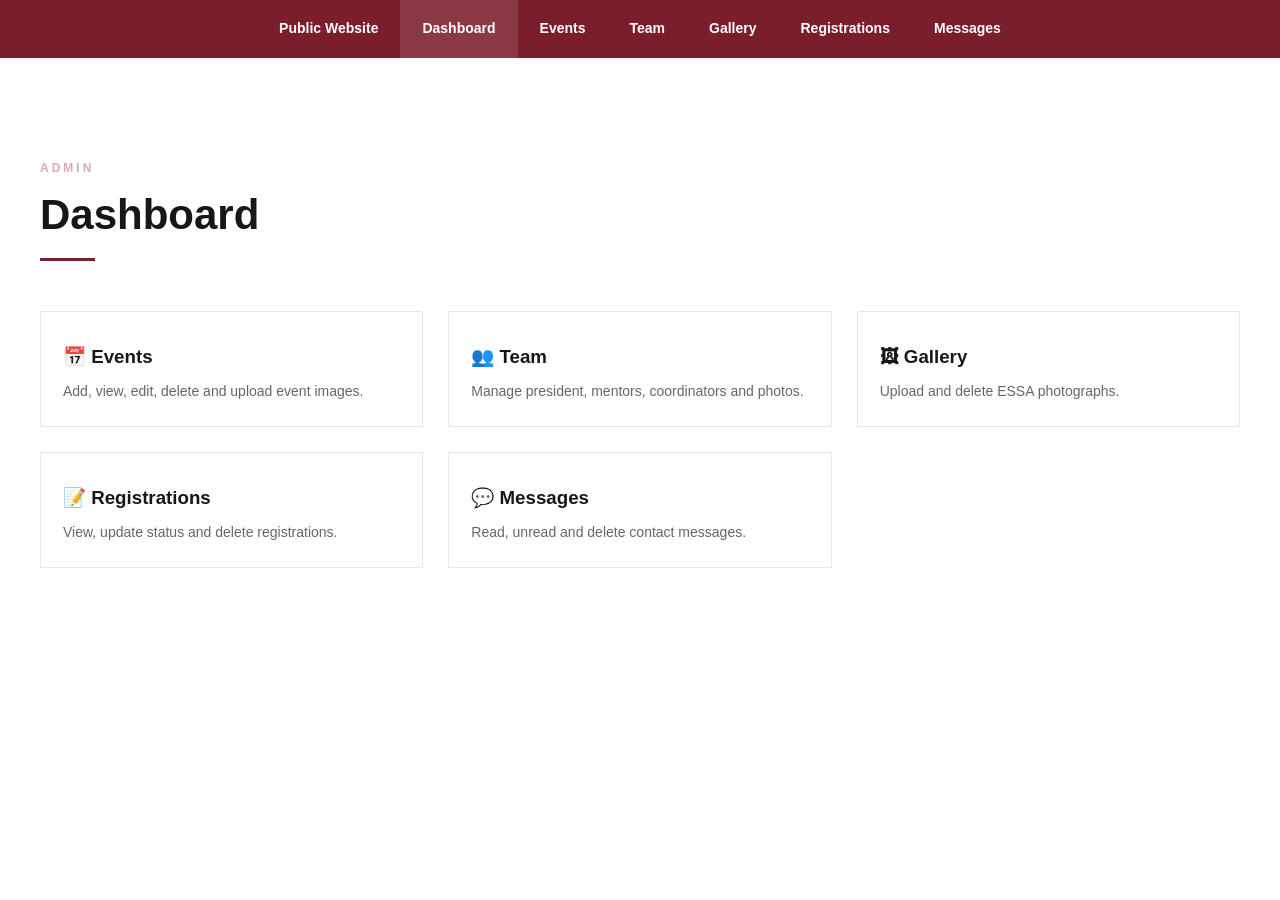
<file: admin/dashboard.html>
<!DOCTYPE html><html><head><meta charset="UTF-8"><meta name="viewport" content="width=device-width,initial-scale=1"><title>ESSA Admin Dashboard</title><link rel="stylesheet" href="../css/style.css"></head><body><nav class="navbar"><div class="nav-container"><a href="../index.html">Public Website</a><a href="dashboard.html" class="active">Dashboard</a><a href="events.html">Events</a><a href="team.html">Team</a><a href="gallery.html">Gallery</a><a href="registrations.html">Registrations</a><a href="messages.html">Messages</a></div></nav><section class="section"><div class="section-container"><div class="section-heading"><span>ADMIN</span><h2>Dashboard</h2><div class="heading-line"></div></div><div class="events-grid">
<a class="event-card" href="events.html"><div class="event-info"><h3>📅 Events</h3><p>Add, view, edit, delete and upload event images.</p></div></a>
<a class="event-card" href="team.html"><div class="event-info"><h3>👥 Team</h3><p>Manage president, mentors, coordinators and photos.</p></div></a>
<a class="event-card" href="gallery.html"><div class="event-info"><h3>🖼 Gallery</h3><p>Upload and delete ESSA photographs.</p></div></a>
<a class="event-card" href="registrations.html"><div class="event-info"><h3>📝 Registrations</h3><p>View, update status and delete registrations.</p></div></a>
<a class="event-card" href="messages.html"><div class="event-info"><h3>💬 Messages</h3><p>Read, unread and delete contact messages.</p></div></a>
</div></div></section></body></html>
</file>
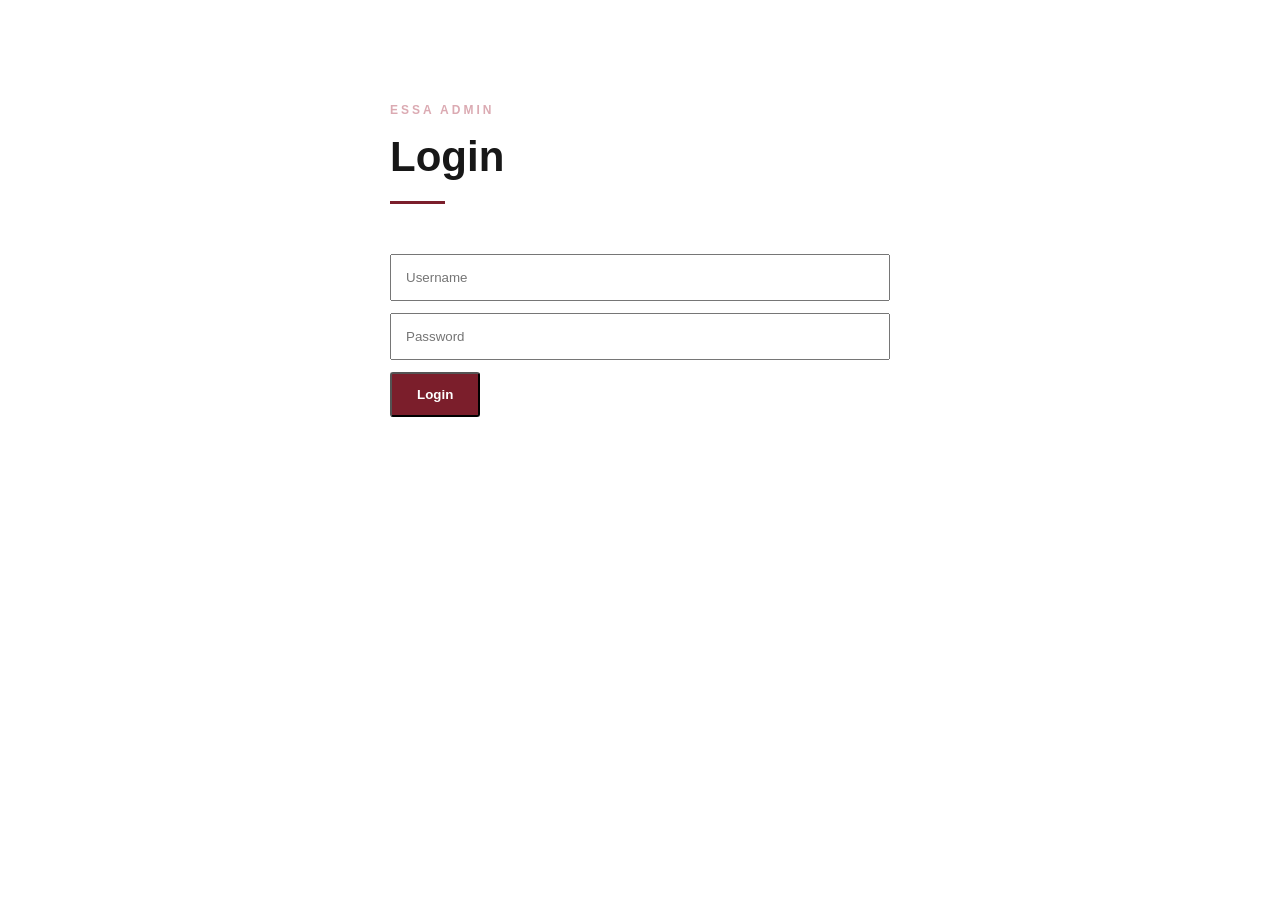
<file: admin/events.html>
<!DOCTYPE html><html><head><meta charset="UTF-8"><meta name="viewport" content="width=device-width,initial-scale=1"><title>ESSA Admin Events</title><link rel="stylesheet" href="../css/style.css"></head><body><nav class="navbar"><div class="nav-container"><a href="dashboard.html">Dashboard</a><a class="active" href="events.html">Events</a><a href="team.html">Team</a><a href="gallery.html">Gallery</a><a href="registrations.html">Registrations</a><a href="messages.html">Messages</a></div></nav><section class="section"><div class="section-container"><h2>Events Management</h2><form id="f" style="margin:25px 0"><input id="title" placeholder="Event title" required><input id="description" placeholder="Description"><input id="date" type="datetime-local"><input id="location" placeholder="Location"><button class="btn btn-primary">Add Event</button></form><div id="list"></div></div></section><script src="admin.js"></script></body></html>
</file>
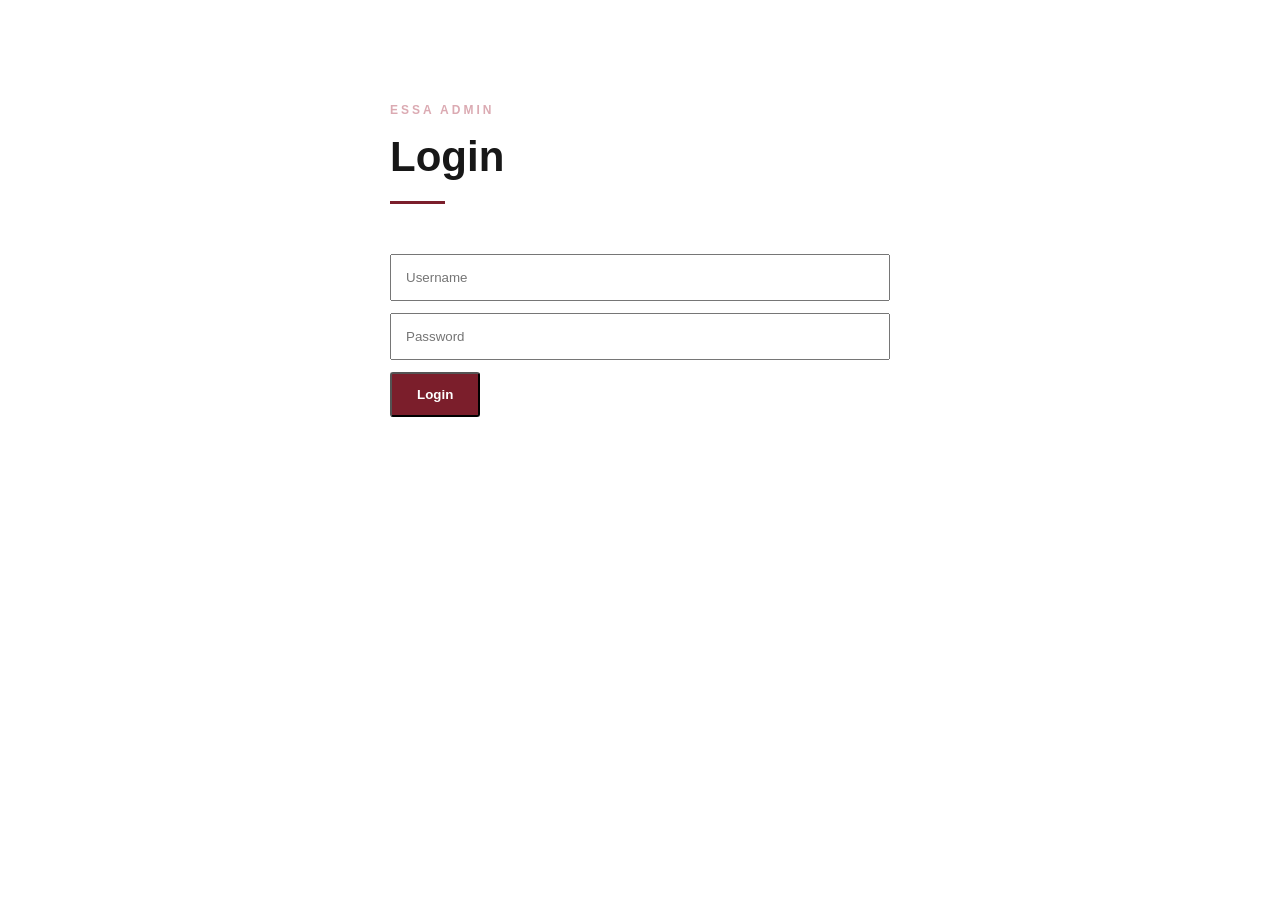
<file: admin/gallery.html>
<!DOCTYPE html><html><head><meta charset="UTF-8"><meta name="viewport" content="width=device-width,initial-scale=1"><title>Gallery Management</title><link rel="stylesheet" href="../css/style.css"></head><body><nav class="navbar"><div class="nav-container"><a href="dashboard.html">Dashboard</a><a href="events.html">Events</a><a href="team.html">Team</a><a href="gallery.html">Gallery</a><a href="registrations.html">Registrations</a><a href="messages.html">Messages</a></div></nav><section class="section"><div class="section-container"><div class="section-heading"><span>ESSA ADMIN</span><h2>Gallery Management</h2><div class="heading-line"></div></div><div id="content">Loading...</div></div></section><script>const t=localStorage.getItem("essa_token");if(!t)location.href="login.html";fetch("https://essa-hwxl.onrender.com/api/gallery/",{headers:{Authorization:"Bearer "+t}}).then(r=>r.json()).then(d=>content.innerHTML="<pre>"+JSON.stringify(d,null,2)+"</pre>").catch(()=>content.textContent="Start the backend first.");</script></body></html>
<!DOCTYPE html>
<html lang="en">

<head>

  <meta charset="UTF-8">

  <meta
    name="viewport"
    content="width=device-width, initial-scale=1.0"
  >

  <title>ESSA - Gallery Management</title>

  <link rel="stylesheet" href="../css/style.css">

  <style>

    .admin-box {
      background: white;
      border: 1px solid #ddd;
      padding: 25px;
      margin-bottom: 30px;
      border-radius: 8px;
    }

    .admin-box h3 {
      margin-top: 0;
      color: #841d2d;
    }

    .gallery-form {
      display: grid;
      gap: 15px;
    }

    .gallery-form input,
    .gallery-form textarea {
      width: 100%;
      padding: 12px;
      border: 1px solid #ccc;
      border-radius: 5px;
      box-sizing: border-box;
    }

    .gallery-form textarea {
      min-height: 100px;
    }

    .btn {
      background: #841d2d;
      color: white;
      border: none;
      padding: 12px 20px;
      cursor: pointer;
      border-radius: 5px;
    }

    .btn:hover {
      background: #681624;
    }

    .delete-btn {
      background: #b00020;
      margin-top: 10px;
    }

    .gallery-grid {
      display: grid;
      grid-template-columns:
        repeat(auto-fill, minmax(250px, 1fr));
      gap: 20px;
    }

    .gallery-card {
      border: 1px solid #ddd;
      border-radius: 8px;
      overflow: hidden;
      background: white;
    }

    .gallery-card img {
      width: 100%;
      height: 220px;
      object-fit: cover;
      display: block;
    }

    .gallery-info {
      padding: 15px;
    }

    .gallery-info h3 {
      margin-top: 0;
    }

  </style>

</head>

<body>

<nav class="navbar">

  <div class="nav-container">

    <a href="dashboard.html">Dashboard</a>

    <a href="events.html">Events</a>

    <a href="team.html">Team</a>

    <a href="gallery.html">Gallery</a>

    <a href="registrations.html">Registrations</a>

    <a href="messages.html">Messages</a>

  </div>

</nav>


<section class="section">

  <div class="section-container">

    <div class="section-heading">

      <span>ESSA ADMIN</span>

      <h2>Gallery Management</h2>

      <div class="heading-line"></div>

    </div>


    <div class="admin-box">

      <h3>Upload New Photo</h3>

      <form
        id="galleryForm"
        class="gallery-form"
      >

        <input
          id="title"
          type="text"
          placeholder="Photo title"
        >

        <textarea
          id="description"
          placeholder="Photo description"
        ></textarea>

        <input
          id="image"
          type="file"
          accept="image/*"
          required
        >

        <button
          class="btn"
          type="submit"
        >
          Upload Photo
        </button>

      </form>

    </div>


    <h3>Current Gallery</h3>

    <div
      id="galleryList"
      class="gallery-grid"
    >
      Loading...
    </div>

  </div>

</section>


<script>

const API = "https://essa-tpgb.onrender.com";

const token =
  localStorage.getItem("essa_token");

if (!token) {

  window.location.href =
    "login.html";

}


async function loadGallery() {

  const list =
    document.getElementById("galleryList");

  try {

    const response =
      await fetch(API + "/api/gallery/");

    if (!response.ok) {
      throw new Error("Gallery loading failed");
    }

    const images =
      await response.json();

    if (!images.length) {

      list.innerHTML =
        "<p>No gallery photos yet.</p>";

      return;
    }


    list.innerHTML =
      images.map(item => {

        const imageUrl =
          item.image.startsWith("http")
            ? item.image
            : API + item.image;

        return `

          <div class="gallery-card">

            <img
              src="${imageUrl}"
              alt="${item.title || "ESSA Photo"}"
            >

            <div class="gallery-info">

              <h3>
                ${item.title || "ESSA Photo"}
              </h3>

              <p>
                ${item.description || ""}
              </p>

              <button
                class="btn delete-btn"
                onclick="deleteImage(${item.id})"
              >
                Delete Photo
              </button>

            </div>

          </div>

        `;

      }).join("");


  } catch (error) {

    console.error(error);

    list.innerHTML =
      "<p style='color:red'>Could not connect to the ESSA backend.</p>";

  }

}


document
  .getElementById("galleryForm")
  .addEventListener("submit", async function(event) {

    event.preventDefault();

    const file =
      document.getElementById("image").files[0];

    if (!file) {

      alert("Please select an image.");

      return;
    }


    const formData =
      new FormData();

    formData.append(
      "title",
      document.getElementById("title").value
    );

    formData.append(
      "description",
      document.getElementById("description").value
    );

    formData.append(
      "file",
      file
    );


    try {

      const response =
        await fetch(
          API + "/api/gallery/",
          {
            method: "POST",

            headers: {
              "Authorization":
                "Bearer " + token
            },

            body: formData
          }
        );


      if (!response.ok) {

        const error =
          await response.text();

        alert(
          "Upload failed:\n" + error
        );

        return;
      }


      alert(
        "Photo uploaded successfully!"
      );

      document
        .getElementById("galleryForm")
        .reset();

      loadGallery();


    } catch (error) {

      console.error(error);

      alert(
        "Backend connection error."
      );

    }

  });


async function deleteImage(id) {

  if (
    !confirm(
      "Delete this gallery photo?"
    )
  ) {
    return;
  }


  try {

    const response =
      await fetch(
        API + "/api/gallery/" + id,
        {
          method: "DELETE",

          headers: {
            "Authorization":
              "Bearer " + token
          }
        }
      );


    if (!response.ok) {

      alert("Delete failed.");

      return;
    }


    loadGallery();


  } catch (error) {

    alert(
      "Backend connection error."
    );

  }

}


loadGallery();

</script>

</body>

</html>
</file>
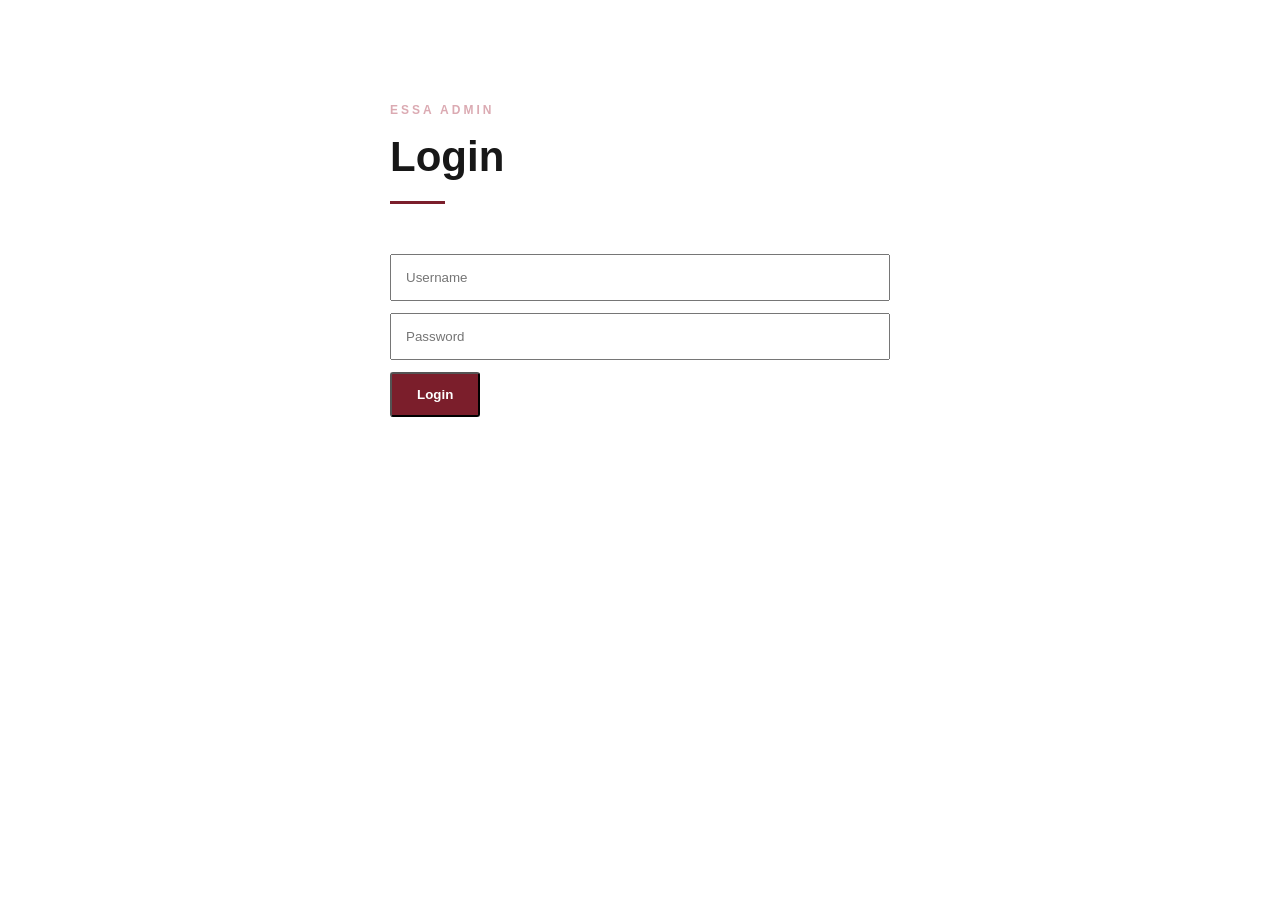
<file: admin/login.html>
<!DOCTYPE html><html><head><meta charset="UTF-8"><meta name="viewport" content="width=device-width,initial-scale=1"><title>ESSA Admin Login</title><link rel="stylesheet" href="../css/style.css"></head><body><section class="section"><div class="section-container" style="max-width:500px"><div class="section-heading"><span>ESSA ADMIN</span><h2>Login</h2><div class="heading-line"></div></div><form id="loginForm"><input id="username" placeholder="Username" required style="width:100%;padding:14px;margin-bottom:12px"><input id="password" type="password" placeholder="Password" required style="width:100%;padding:14px;margin-bottom:12px"><button class="btn btn-primary">Login</button></form><p id="msg" style="margin-top:15px"></p></div></section><script>
document.getElementById("loginForm").onsubmit=async e=>{e.preventDefault();let r=await fetch("https://essa-hwxl.onrender.com/api/auth/login",{method:"POST",headers:{"Content-Type":"application/json"},body:JSON.stringify({username:username.value,password:password.value})});let d=await r.json();if(r.ok){localStorage.setItem("essa_token",d.access_token);location.href="dashboard.html"}else msg.textContent=d.detail||"Login failed"};
</script></body></html>
</file>
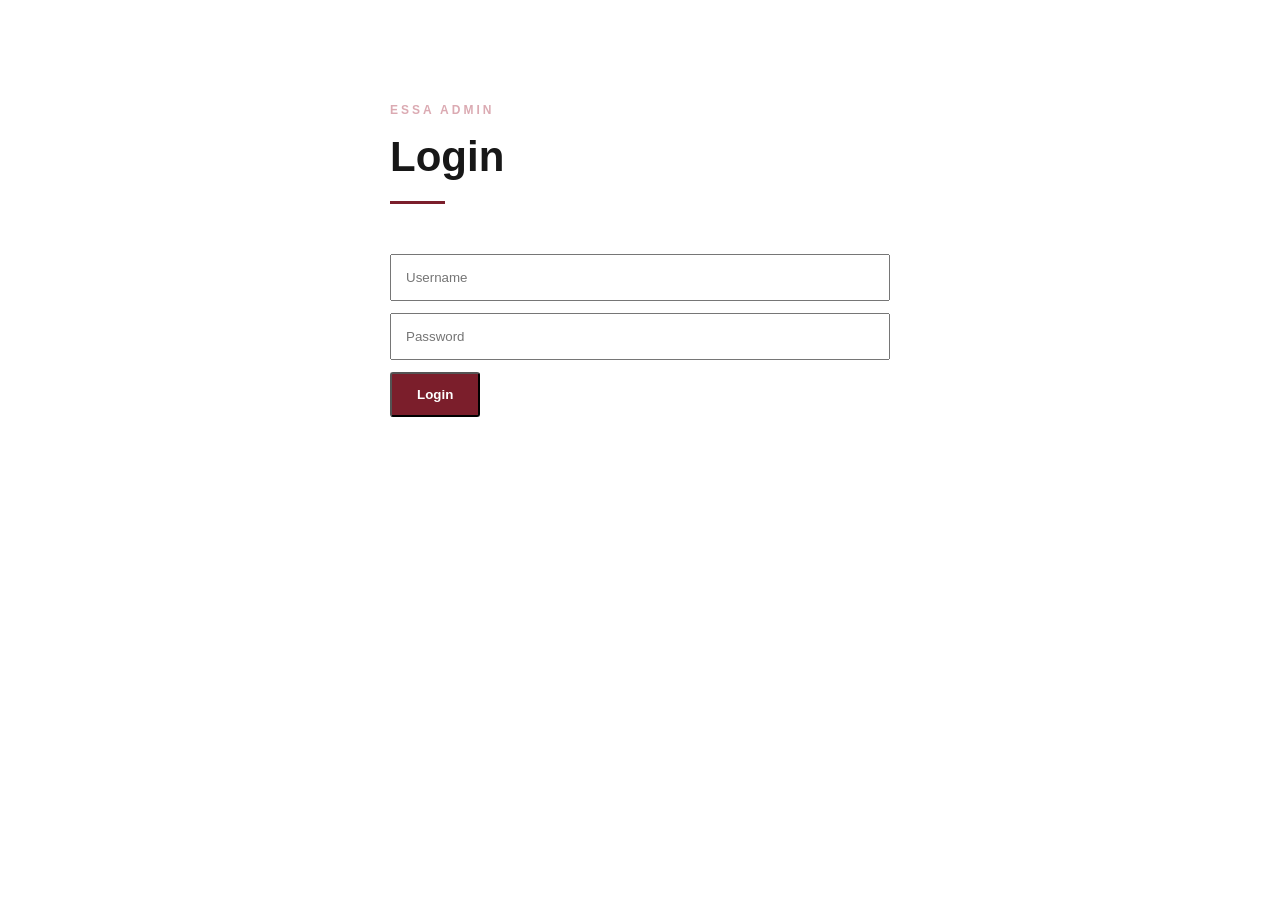
<file: admin/team.html>
<!DOCTYPE html><html><head><meta charset="UTF-8"><meta name="viewport" content="width=device-width,initial-scale=1"><title>Team Management</title><link rel="stylesheet" href="../css/style.css"></head><body><nav class="navbar"><div class="nav-container"><a href="dashboard.html">Dashboard</a><a href="events.html">Events</a><a href="team.html">Team</a><a href="gallery.html">Gallery</a><a href="registrations.html">Registrations</a><a href="messages.html">Messages</a></div></nav><section class="section"><div class="section-container"><div class="section-heading"><span>ESSA ADMIN</span><h2>Team Management</h2><div class="heading-line"></div></div><div id="content">Loading...</div></div></section><script>const t=localStorage.getItem("essa_token");if(!t)location.href="login.html";fetch("https://essa-hwxl.onrender.com/api/team/",{headers:{Authorization:"Bearer "+t}}).then(r=>r.json()).then(d=>content.innerHTML="<pre>"+JSON.stringify(d,null,2)+"</pre>").catch(()=>content.textContent="Start the backend first.");</script></body></html>
<!DOCTYPE html>
<html lang="en">
<head>
  <meta charset="UTF-8">
  <meta name="viewport" content="width=device-width, initial-scale=1.0">
  <title>ESSA - Team Management</title>

  <link rel="stylesheet" href="../css/style.css">

  <style>
    .admin-box {
      background: #fff;
      border: 1px solid #ddd;
      padding: 25px;
      margin-bottom: 30px;
      border-radius: 8px;
    }

    .admin-box h3 {
      margin-top: 0;
      color: #841d2d;
    }

    .team-form {
      display: grid;
      grid-template-columns: repeat(2, 1fr);
      gap: 15px;
    }

    .team-form input,
    .team-form textarea {
      width: 100%;
      padding: 12px;
      border: 1px solid #ccc;
      border-radius: 5px;
      box-sizing: border-box;
    }

    .team-form textarea {
      min-height: 100px;
    }

    .full {
      grid-column: 1 / -1;
    }

    .btn {
      background: #841d2d;
      color: white;
      border: none;
      padding: 12px 20px;
      cursor: pointer;
      border-radius: 5px;
    }

    .btn:hover {
      background: #681624;
    }

    .btn-delete {
      background: #b00020;
    }

    .btn-edit {
      background: #444;
      margin-right: 8px;
    }

    .team-card {
      border: 1px solid #ddd;
      padding: 20px;
      margin-bottom: 15px;
      border-radius: 8px;
      display: flex;
      gap: 20px;
      align-items: center;
    }

    .team-card img {
      width: 110px;
      height: 110px;
      object-fit: cover;
      border-radius: 50%;
      border: 2px solid #841d2d;
    }

    .team-info {
      flex: 1;
    }

    @media(max-width:700px) {
      .team-form {
        grid-template-columns: 1fr;
      }

      .team-card {
        flex-direction: column;
        text-align: center;
      }
    }
  </style>
</head>

<body>

<nav class="navbar">
  <div class="nav-container">
    <a href="dashboard.html">Dashboard</a>
    <a href="events.html">Events</a>
    <a href="team.html">Team</a>
    <a href="gallery.html">Gallery</a>
    <a href="registrations.html">Registrations</a>
    <a href="messages.html">Messages</a>
  </div>
</nav>

<section class="section">
  <div class="section-container">

    <div class="section-heading">
      <span>ESSA ADMIN</span>
      <h2>Team Management</h2>
      <div class="heading-line"></div>
    </div>

    <div class="admin-box">

      <h3 id="formTitle">Add Team Member</h3>

      <form id="teamForm">

        <input type="hidden" id="memberId">

        <input
          id="name"
          type="text"
          placeholder="Name"
          required
        >

        <input
          id="role"
          type="text"
          placeholder="Role / Position"
          required
        >

        <input
          id="department"
          type="text"
          placeholder="Department"
        >

        <input
          id="phone"
          type="text"
          placeholder="Phone"
        >

        <input
          id="email"
          type="email"
          placeholder="Email"
        >

        <input
          id="display_order"
          type="number"
          placeholder="Display Order"
          value="0"
        >

        <textarea
          id="bio"
          class="full"
          placeholder="Short bio"
        ></textarea>

        <div class="full">
          <label><b>Photo</b></label>
          <input
            id="photo"
            type="file"
            accept="image/*"
          >
        </div>

        <div class="full">
          <button class="btn" type="submit">
            Save Team Member
          </button>

          <button
            class="btn"
            type="button"
            onclick="resetForm()"
          >
            Cancel
          </button>
        </div>

      </form>

    </div>

    <h3>Current Team Members</h3>

    <div id="teamList">
      Loading...
    </div>

  </div>
</section>

<script>

const API = "https://essa-tpgb.onrender.com";

const token = localStorage.getItem("essa_token");

if (!token) {
  window.location.href = "login.html";
}

const headers = {
  "Authorization": "Bearer " + token,
  "Content-Type": "application/json"
};

async function loadTeam() {

  const list = document.getElementById("teamList");

  try {

    const response = await fetch(API + "/api/team/");

    if (!response.ok) {
      throw new Error("Could not load team");
    }

    const members = await response.json();

    if (!members.length) {
      list.innerHTML = "<p>No team members added yet.</p>";
      return;
    }

    list.innerHTML = members.map(member => {

      let photoUrl = "";

      if (member.photo) {
        photoUrl = member.photo.startsWith("http")
          ? member.photo
          : API + member.photo;
      }

      return `
        <div class="team-card">

          ${
            photoUrl
              ? `<img src="${photoUrl}" alt="${member.name}">`
              : `<div style="
                    width:110px;
                    height:110px;
                    border-radius:50%;
                    background:#eee;
                    display:flex;
                    align-items:center;
                    justify-content:center;">
                    No Photo
                 </div>`
          }

          <div class="team-info">

            <h3>${member.name}</h3>

            <p>
              <strong>${member.role}</strong>
            </p>

            <p>${member.department || ""}</p>

            <p>${member.bio || ""}</p>

            <p>${member.phone || ""}</p>

            <p>${member.email || ""}</p>

            <button
              class="btn btn-edit"
              onclick='editMember(${JSON.stringify(member)})'>
              Edit
            </button>

            <button
              class="btn btn-delete"
              onclick="deleteMember(${member.id})">
              Delete
            </button>

          </div>

        </div>
      `;

    }).join("");

  } catch (error) {

    console.error(error);

    list.innerHTML =
      "<p style='color:red'>Could not connect to the ESSA backend.</p>";
  }
}


document
  .getElementById("teamForm")
  .addEventListener("submit", async function(event) {

    event.preventDefault();

    const id = document.getElementById("memberId").value;

    const data = {

      name: document.getElementById("name").value,

      role: document.getElementById("role").value,

      department: document.getElementById("department").value,

      bio: document.getElementById("bio").value,

      phone: document.getElementById("phone").value,

      email: document.getElementById("email").value,

      display_order:
        Number(document.getElementById("display_order").value) || 0,

      active: 1
    };

    try {

      let response;

      if (id) {

        response = await fetch(
          API + "/api/team/" + id,
          {
            method: "PUT",
            headers: headers,
            body: JSON.stringify(data)
          }
        );

      } else {

        response = await fetch(
          API + "/api/team/",
          {
            method: "POST",
            headers: headers,
            body: JSON.stringify(data)
          }
        );

      }

      if (!response.ok) {

        const error = await response.text();

        alert("Error saving member:\n" + error);

        return;
      }

      const member = await response.json();

      const photo =
        document.getElementById("photo").files[0];

      if (photo) {

        const formData = new FormData();

        formData.append("file", photo);

        const photoResponse = await fetch(
          API + "/api/team/" + member.id + "/photo",
          {
            method: "POST",
            headers: {
              "Authorization": "Bearer " + token
            },
            body: formData
          }
        );

        if (!photoResponse.ok) {
          alert("Member saved, but photo upload failed.");
        }
      }

      alert("Team member saved successfully!");

      resetForm();

      loadTeam();

    } catch (error) {

      console.error(error);

      alert("Backend connection error.");

    }

  });


function editMember(member) {

  document.getElementById("memberId").value =
    member.id;

  document.getElementById("name").value =
    member.name || "";

  document.getElementById("role").value =
    member.role || "";

  document.getElementById("department").value =
    member.department || "";

  document.getElementById("bio").value =
    member.bio || "";

  document.getElementById("phone").value =
    member.phone || "";

  document.getElementById("email").value =
    member.email || "";

  document.getElementById("display_order").value =
    member.display_order || 0;

  document.getElementById("formTitle").innerText =
    "Edit Team Member";

  window.scrollTo({
    top: 0,
    behavior: "smooth"
  });
}


async function deleteMember(id) {

  if (!confirm("Delete this team member?")) {
    return;
  }

  try {

    const response = await fetch(
      API + "/api/team/" + id,
      {
        method: "DELETE",
        headers: {
          "Authorization": "Bearer " + token
        }
      }
    );

    if (!response.ok) {

      alert("Delete failed.");

      return;
    }

    loadTeam();

  } catch (error) {

    alert("Backend connection error.");

  }
}


function resetForm() {

  document.getElementById("teamForm").reset();

  document.getElementById("memberId").value = "";

  document.getElementById("formTitle").innerText =
    "Add Team Member";

}


loadTeam();

</script>

</body>
</html>
</file>
<file: css/style.css>
*{box-sizing:border-box;margin:0;padding:0} :root{--maroon:#7b1e2b;--dark:#171717;--gray:#666;--light:#f6f6f6;--border:#e8e8e8;--max:1200px}body{font-family:Inter,Arial,sans-serif;color:#171717;line-height:1.7;background:#fff}a{text-decoration:none;color:inherit}img{max-width:100%;display:block}.top-header{border-bottom:1px solid var(--border);background:#fff}.header-container{max-width:var(--max);margin:auto;min-height:105px;padding:18px 20px;display:flex;justify-content:space-between;align-items:center}.logo-section,.college-section{display:flex;align-items:center;gap:18px}.essa-logo,.college-logo{width:70px;height:70px;object-fit:contain}.logo-section h1{color:var(--maroon);font-size:28px}.logo-section p,.college-section p{font-size:12px;color:var(--gray);line-height:1.4}.college-section{text-align:right}.navbar{background:var(--maroon);position:sticky;top:0;z-index:20}.nav-container{max-width:var(--max);margin:auto;display:flex;justify-content:center}.nav-container>a{color:#fff;padding:17px 22px;font-weight:700;font-size:14px}.nav-container>a:hover,.nav-container>a.active{background:rgba(255,255,255,.12)}.mobile-menu{display:none}.hero-image{height:620px;position:relative}.hero-image>img{width:100%;height:100%;object-fit:cover}.hero-overlay{position:absolute;inset:0;background:linear-gradient(90deg,rgba(0,0,0,.78),rgba(0,0,0,.3),transparent)}.hero-content{position:absolute;left:max(20px,calc((100% - 1200px)/2));top:50%;transform:translateY(-50%);max-width:650px;color:#fff;padding:20px}.hero-content>span,.section-heading>span,.support-heading>span,.social-section>span{font-size:12px;font-weight:800;letter-spacing:3px;color:#dbaab2}.hero-content h2{font-size:clamp(45px,6vw,76px);line-height:1.05;margin:15px 0}.hero-content p{font-size:18px;margin-bottom:28px}.hero-buttons{display:flex;gap:14px;flex-wrap:wrap}.btn{display:inline-flex;align-items:center;padding:13px 25px;font-weight:700;border-radius:3px}.btn-primary{background:var(--maroon);color:#fff}.btn-outline{border:1px solid #fff;color:#fff}.btn-dark{background:#171717;color:#fff}.section{padding:95px 20px}.section-container{max-width:var(--max);margin:auto}.section-heading{margin-bottom:50px}.section-heading h2,.social-section h2,.support-heading h2{font-size:42px;line-height:1.2;margin:10px 0}.heading-line{width:55px;height:3px;background:var(--maroon);margin-top:18px}.center{text-align:center}.center .heading-line{margin-left:auto;margin-right:auto}.section-heading p{color:var(--gray)}.about-grid{display:grid;grid-template-columns:1fr 1fr;gap:65px;align-items:center}.about-image{height:450px}.about-image img{width:100%;height:100%;object-fit:cover}.about-content p{color:var(--gray);margin-bottom:18px}.text-button{color:var(--maroon);font-weight:800}.activities{background:var(--light)}.photo-grid{display:grid;grid-template-columns:1.4fr 1fr 1fr;grid-template-rows:260px 260px;gap:18px}.photo-card{position:relative;overflow:hidden}.photo-card.large{grid-row:span 2}.photo-card img{width:100%;height:100%;object-fit:cover;transition:.5s}.photo-card:hover img{transform:scale(1.06)}.photo-caption{position:absolute;bottom:0;left:0;right:0;padding:22px;color:#fff;background:linear-gradient(transparent,rgba(0,0,0,.85))}.events-grid,.team-preview{display:grid;grid-template-columns:repeat(3,1fr);gap:25px}.event-card,.team-card{border:1px solid var(--border);background:#fff;transition:.3s}.event-card:hover,.team-card:hover{transform:translateY(-5px);box-shadow:0 12px 30px rgba(0,0,0,.08)}.event-image,.team-card>img{height:230px;width:100%;object-fit:cover}.event-info,.team-info{padding:22px}.event-info span,.team-info span{font-size:10px;color:var(--maroon);font-weight:800;letter-spacing:1.5px}.event-info h3,.team-info h3{margin:7px 0}.event-info p,.team-info p{font-size:14px;color:var(--gray)}.center-button{text-align:center;margin-top:40px}.social-section{text-align:center;padding:85px 20px;border-top:1px solid var(--border);border-bottom:1px solid var(--border)}.social-section p{color:var(--gray);margin-bottom:25px}.social-buttons{display:flex;justify-content:center;gap:15px}.social-button{border:1px solid var(--border);padding:13px 28px;font-weight:700}.social-button:hover{background:var(--maroon);color:#fff}.support-section{background:var(--maroon);color:#fff;padding:80px 20px}.support-heading{text-align:center;margin-bottom:45px}.support-heading p{max-width:650px;margin:auto;color:#eadde0}.coordinators{display:grid;grid-template-columns:1fr 1fr;gap:20px;max-width:850px;margin:auto}.coordinator{display:flex;align-items:center;gap:18px;padding:25px;background:rgba(255,255,255,.1)}.coordinator>i{width:52px;height:52px;border-radius:50%;background:#fff;color:var(--maroon);display:grid;place-items:center}.coordinator span{font-size:10px;letter-spacing:2px;color:#e5b8bf}.coordinator h3{font-size:18px}.coordinator a{color:#fff}footer{background:#171717;color:#fff}.footer-container{max-width:var(--max);margin:auto;padding:42px 20px;display:flex;justify-content:space-between;gap:30px}.footer-container p{color:#aaa;font-size:12px}.footer-links{display:flex;gap:20px;flex-wrap:wrap}.footer-links a{color:#bbb;font-size:13px}.footer-bottom{text-align:center;border-top:1px solid #333;padding:18px;color:#888;font-size:11px}@media(max-width:850px){.header-container{flex-direction:column;gap:15px}.college-section{display:none}.about-grid{grid-template-columns:1fr}.photo-grid{grid-template-columns:1fr 1fr;grid-template-rows:280px 280px 280px}.photo-card.large{grid-row:span 1}.events-grid,.team-preview{grid-template-columns:1fr 1fr}.footer-container{flex-direction:column}}@media(max-width:600px){.nav-container{justify-content:flex-end}.nav-container>a{display:none}.mobile-menu{display:block;background:none;border:0;color:#fff;font-size:22px;padding:14px}.navbar.open .nav-container{flex-direction:column}.navbar.open .nav-container>a{display:block;text-align:center}.hero-image{height:560px}.hero-content h2{font-size:43px}.section{padding:70px 18px}.photo-grid,.events-grid,.team-preview,.coordinators{grid-template-columns:1fr}.photo-grid{grid-template-rows:repeat(4,260px)}.social-buttons{flex-direction:column;align-items:center}.footer-links{gap:12px}}
</file>
